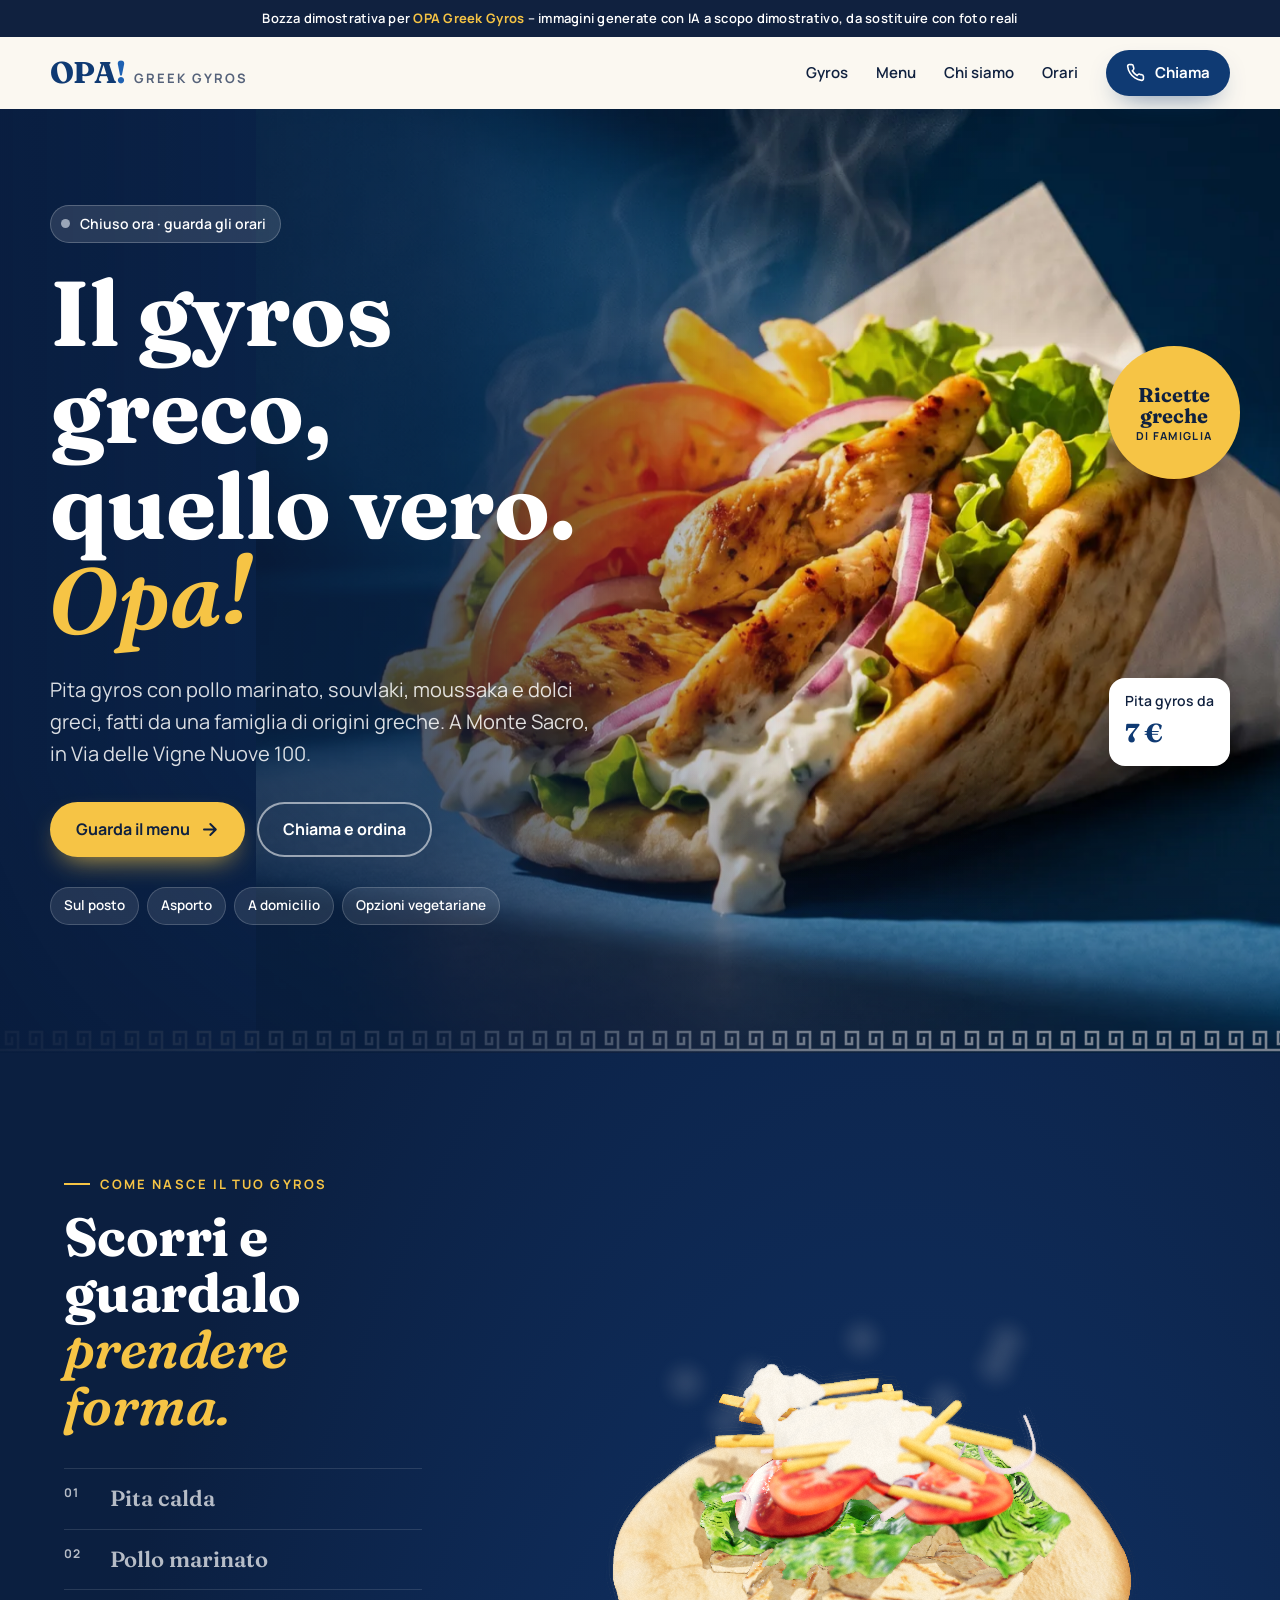
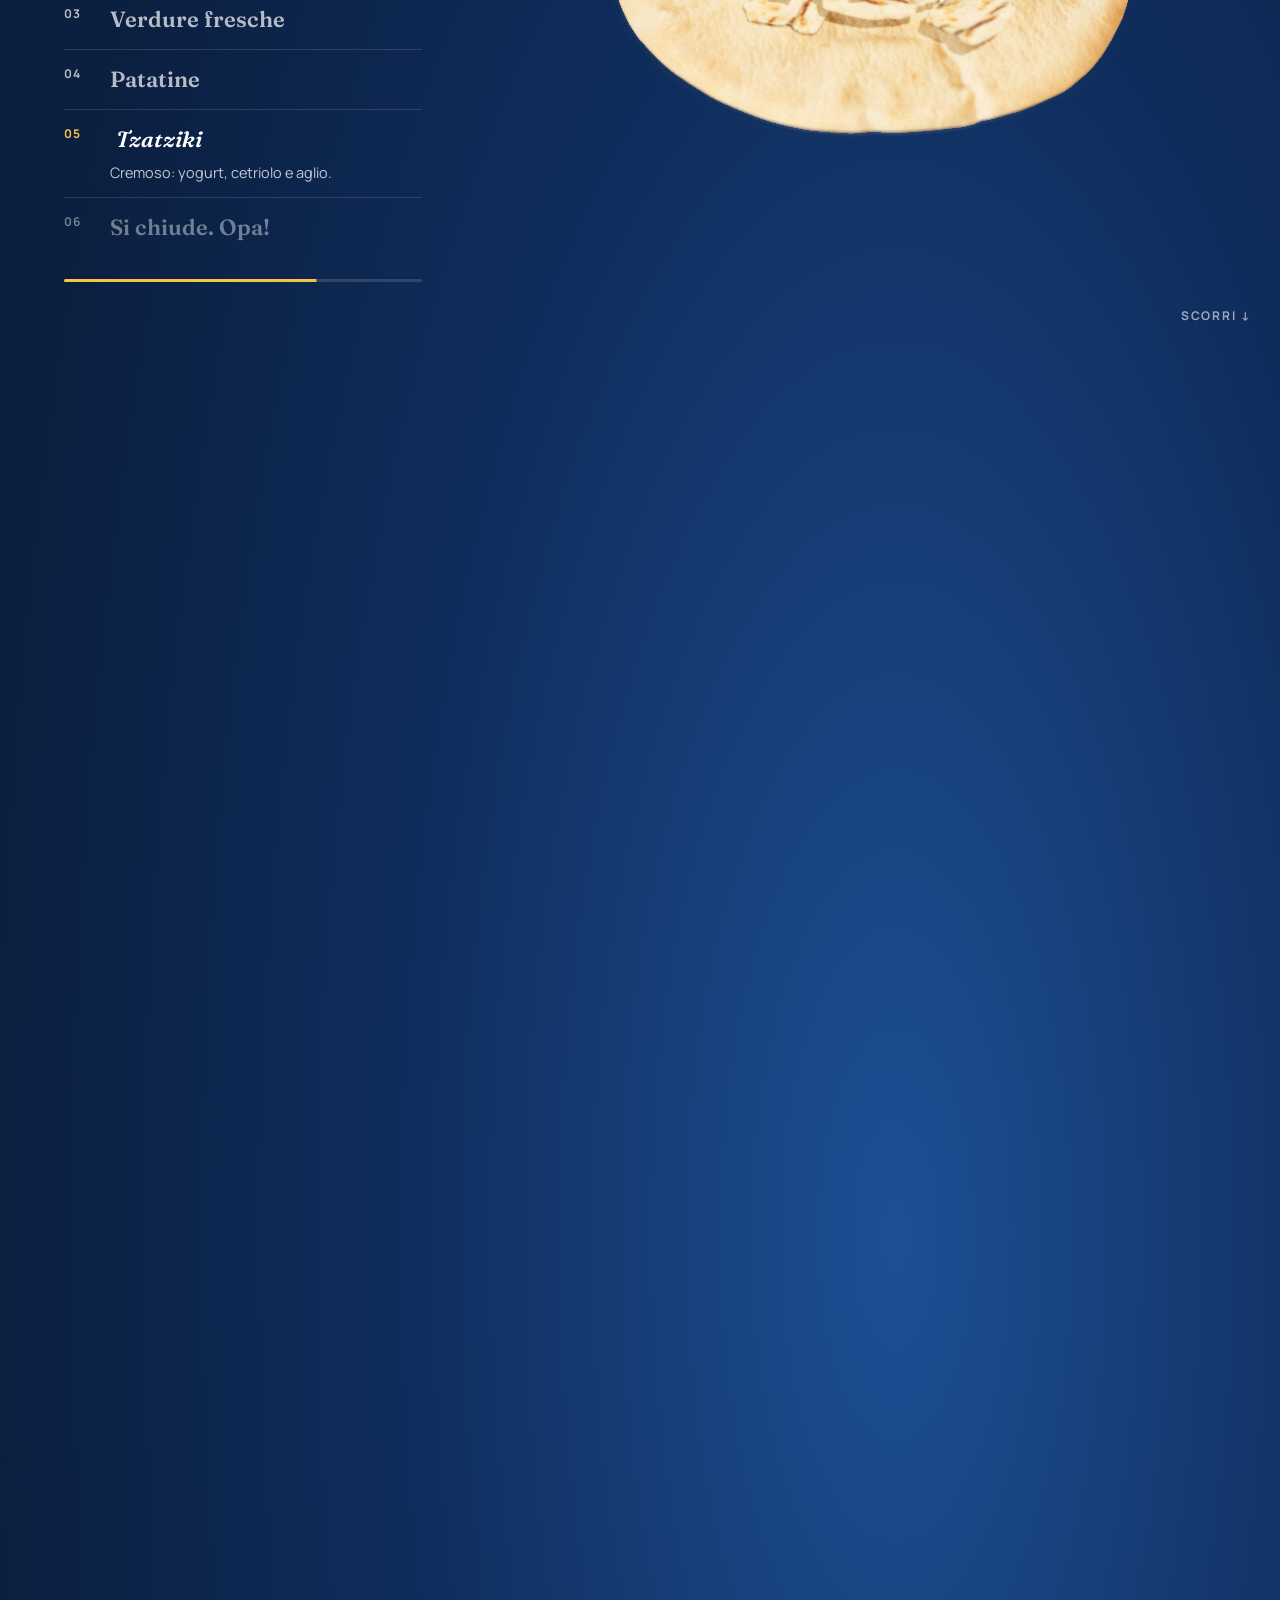
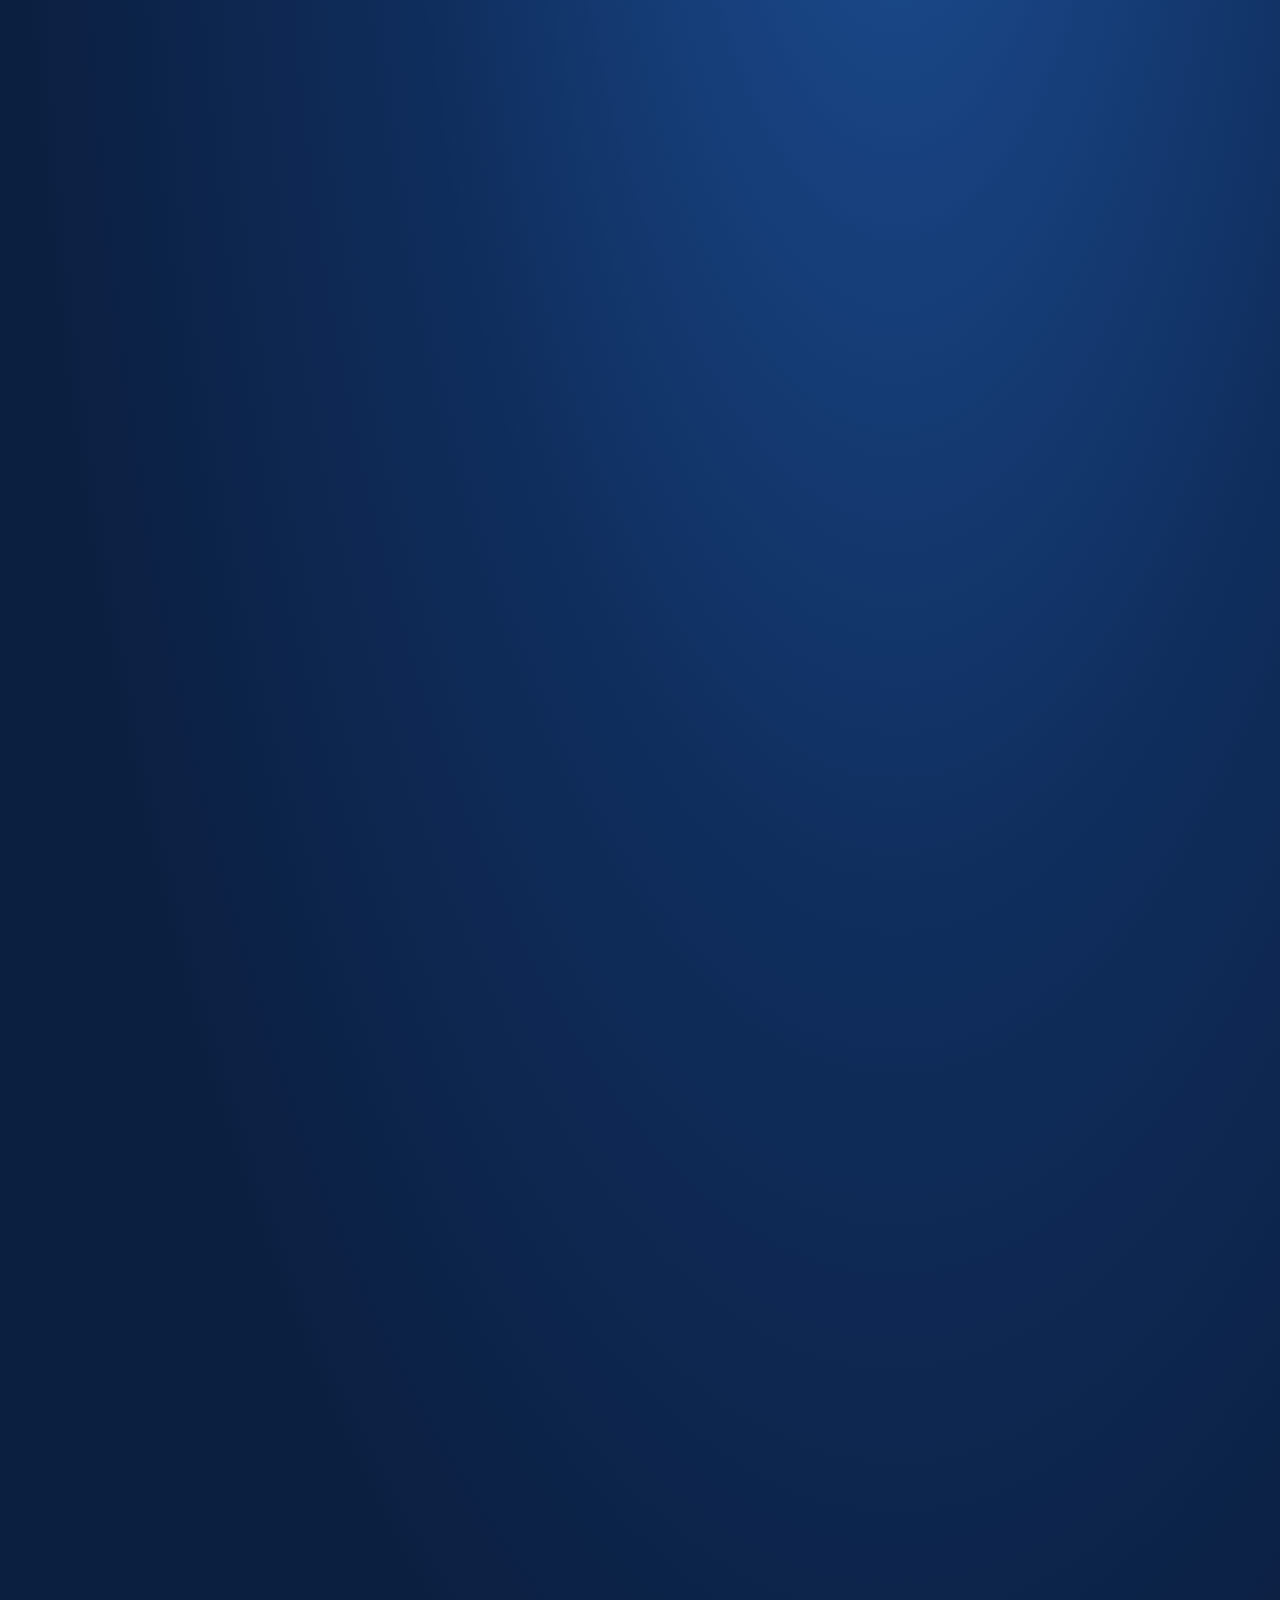
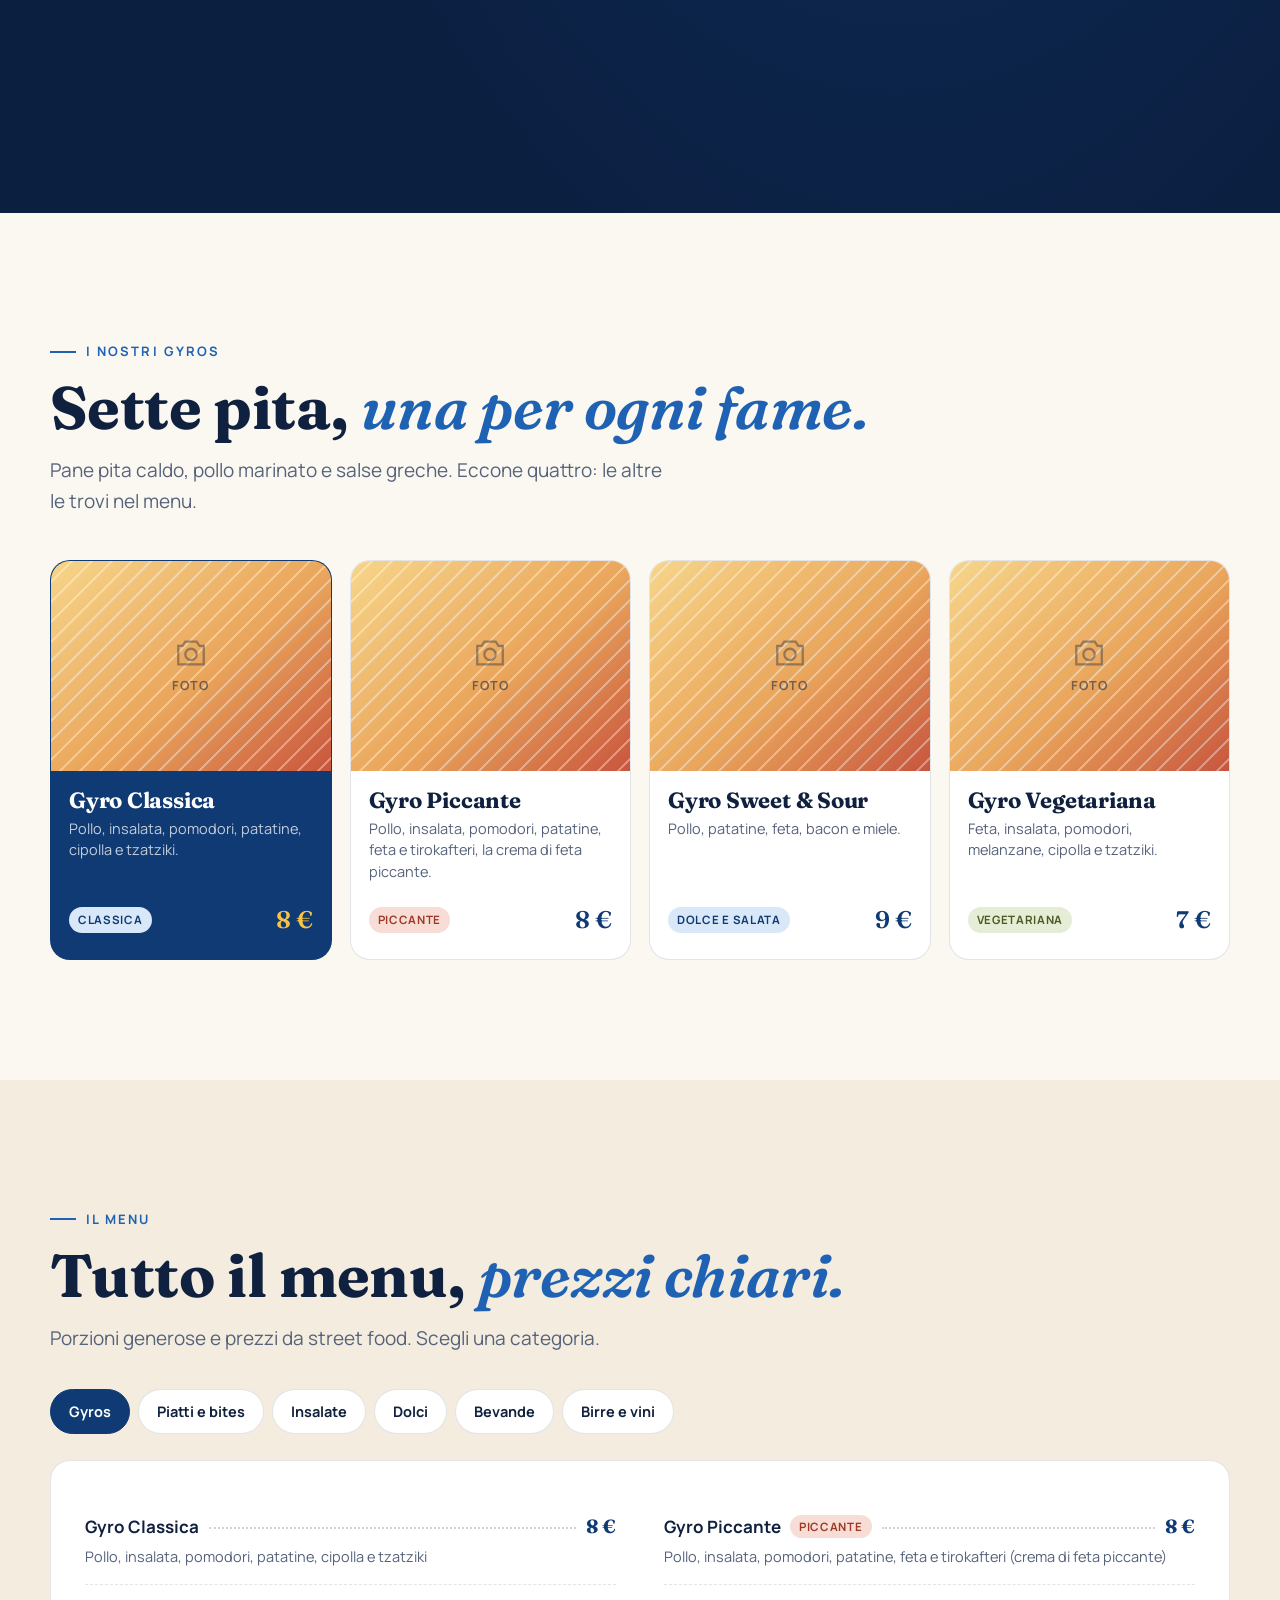
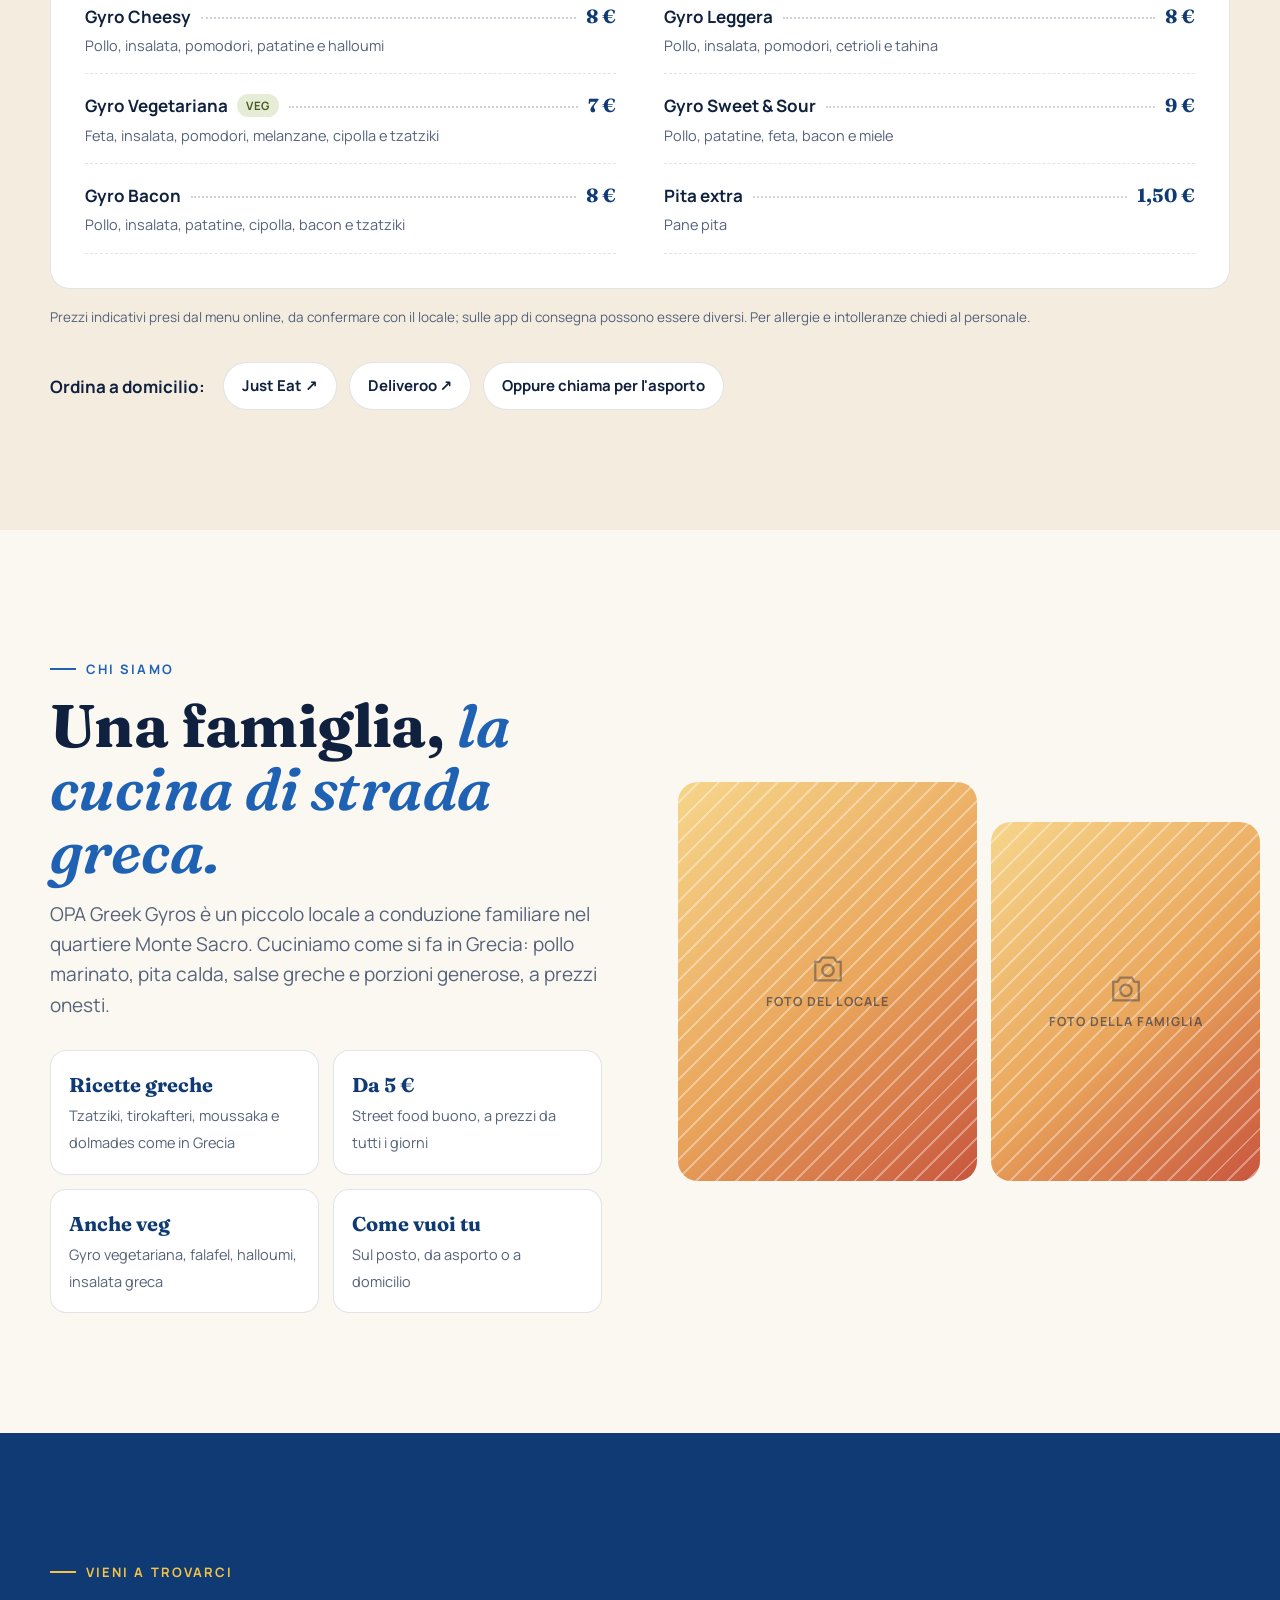
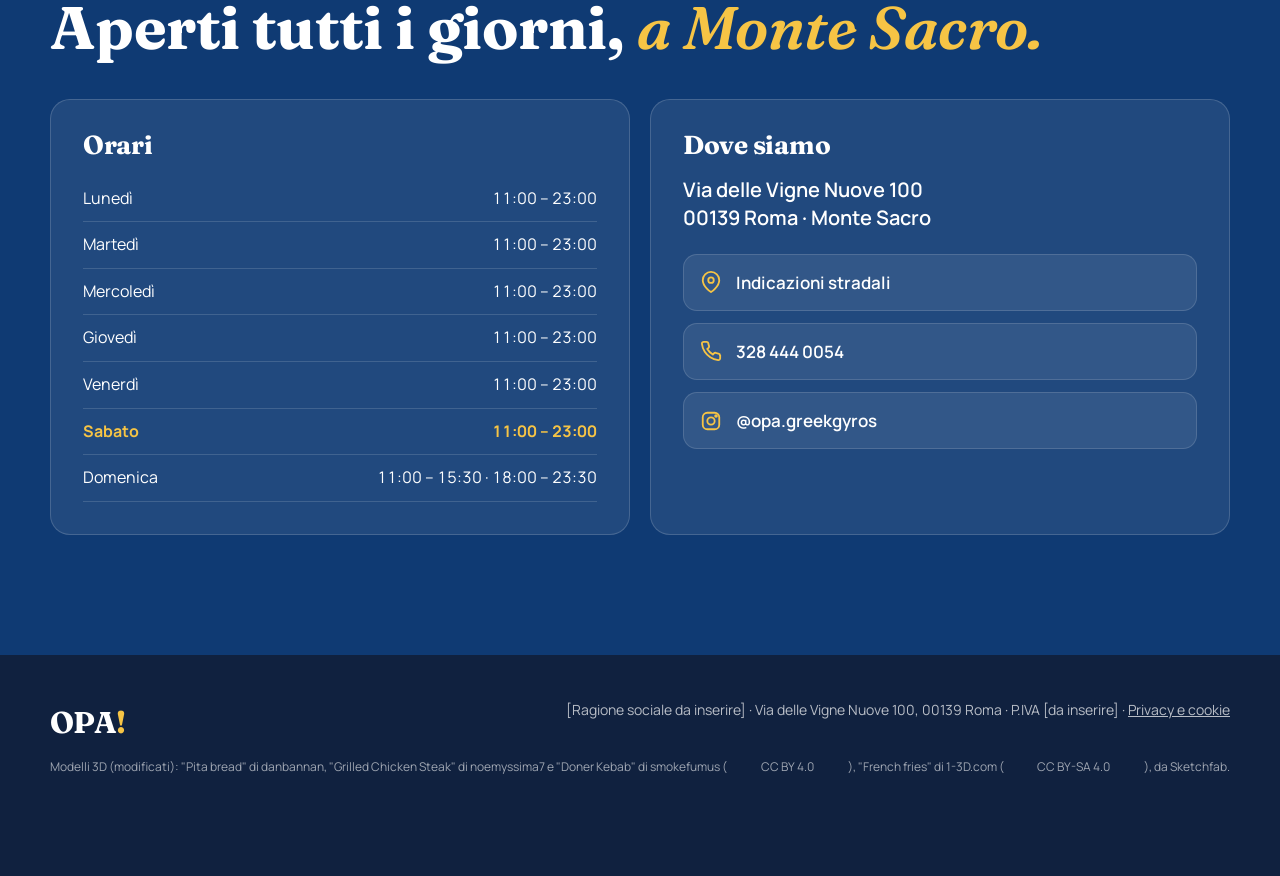
<file: bozze/opa-greek-gyros/index.html>
<!DOCTYPE html>
<html lang="it">
<head>
<meta charset="UTF-8">
<meta name="viewport" content="width=device-width, initial-scale=1, viewport-fit=cover">
<!-- BOZZA DIMOSTRATIVA: non pubblicare senza il consenso del ristorante -->
<meta name="robots" content="noindex, nofollow">
<meta name="referrer" content="strict-origin-when-cross-origin">
<title>OPA Greek Gyros – Gyros e cucina greca a Roma, Monte Sacro</title>
<meta name="description" content="Pita gyros, souvlaki, moussaka e dolci greci in Via delle Vigne Nuove 100, Roma. Locale a conduzione familiare: sul posto, asporto e a domicilio.">
<meta name="theme-color" content="#0f3a73">
<link rel="icon" href="data:image/svg+xml,%3Csvg xmlns='http://www.w3.org/2000/svg' viewBox='0 0 64 64'%3E%3Crect width='64' height='64' rx='14' fill='%230f3a73'/%3E%3Ctext x='32' y='43' text-anchor='middle' font-family='Georgia,serif' font-weight='700' font-size='26' fill='%23f6c445'%3EOPA%3C/text%3E%3C/svg%3E">
<style>
@font-face{font-family:'Fraunces';font-style:normal;font-weight:600;font-display:swap;src:url(fonts/fraunces-latin-600-normal.woff2) format('woff2')}
@font-face{font-family:'Fraunces';font-style:normal;font-weight:700;font-display:swap;src:url(fonts/fraunces-latin-700-normal.woff2) format('woff2')}
@font-face{font-family:'Fraunces';font-style:italic;font-weight:600;font-display:swap;src:url(fonts/fraunces-latin-600-italic.woff2) format('woff2')}
@font-face{font-family:'Manrope';font-style:normal;font-weight:400;font-display:swap;src:url(fonts/manrope-latin-400-normal.woff2) format('woff2')}
@font-face{font-family:'Manrope';font-style:normal;font-weight:500;font-display:swap;src:url(fonts/manrope-latin-500-normal.woff2) format('woff2')}
@font-face{font-family:'Manrope';font-style:normal;font-weight:600;font-display:swap;src:url(fonts/manrope-latin-600-normal.woff2) format('woff2')}
@font-face{font-family:'Manrope';font-style:normal;font-weight:700;font-display:swap;src:url(fonts/manrope-latin-700-normal.woff2) format('woff2')}

:root{
  --blue:#0f3a73; --blue-2:#1b56a6; --sky:#d9e8f8; --sea:#1f62b3;
  --white:#fbf8f1; --paper:#ffffff; --sand:#f3ecdf;
  --lemon:#f6c445; --olive:#5f7432; --terra:#c8553d;
  --ink:#10213f; --muted:#55627a; --line:rgba(16,33,63,.12);
  --display:'Fraunces',Georgia,serif; --body:'Manrope',system-ui,-apple-system,'Segoe UI',sans-serif;
  --e:cubic-bezier(.22,1,.36,1); --r:20px; --max:1180px; --pad:clamp(18px,4vw,40px);
}
*,*::before,*::after{box-sizing:border-box}
html{-webkit-text-size-adjust:100%;scroll-behavior:smooth;overflow-x:clip}
body{margin:0;font-family:var(--body);color:var(--ink);background:var(--white);font-size:17px;line-height:1.6;-webkit-font-smoothing:antialiased;overflow-x:clip}
a{color:inherit;text-decoration:none}
button{font:inherit;cursor:pointer;border:0;background:none;color:inherit}
h1,h2,h3{font-family:var(--display);font-weight:700;line-height:1.05;margin:0;letter-spacing:-.01em}
p{margin:0}
:focus-visible{outline:3px solid var(--lemon);outline-offset:3px;border-radius:6px}
.wrap{max-width:calc(var(--max) + var(--pad)*2);margin:0 auto;padding:0 var(--pad)}
.section{padding:clamp(72px,10vw,120px) 0}
.kicker{display:inline-flex;align-items:center;gap:10px;font-size:13px;font-weight:700;letter-spacing:.16em;text-transform:uppercase;color:var(--sea)}
.kicker::before{content:"";width:26px;height:2px;background:currentColor}
.title{font-size:clamp(36px,5.4vw,60px);margin-top:14px}
.title em{font-style:italic;font-weight:600;color:var(--sea)}
.lead{margin-top:16px;color:var(--muted);font-size:clamp(16px,1.6vw,19px);max-width:620px}

/* striscia bozza */
.skip{position:absolute;left:12px;top:-60px;z-index:100;background:var(--lemon);color:var(--ink);padding:10px 16px;border-radius:10px;font-weight:700}.skip:focus{top:12px}
.sr{position:absolute;width:1px;height:1px;overflow:hidden;clip:rect(0 0 0 0);white-space:nowrap}
.draft{background:var(--ink);color:#fff;font-size:13px;text-align:center;padding:8px 16px;font-weight:600;letter-spacing:.02em}
.draft b{color:var(--lemon)}

/* bottoni */
.btn{display:inline-flex;align-items:center;justify-content:center;gap:10px;padding:15px 26px;border-radius:999px;font-weight:700;font-size:16px;position:relative;overflow:hidden;isolation:isolate;transition:transform .4s var(--e),box-shadow .4s var(--e)}
.btn::before{content:"";position:absolute;inset:0;z-index:-1;border-radius:inherit;transform:scale(0);transition:transform .5s var(--e)}
.btn:hover{transform:translateY(-3px)}
.btn:hover::before{transform:scale(1.05)}
.btn svg{width:19px;height:19px;flex:none}
.btn-lemon{background:var(--lemon);color:var(--ink);box-shadow:0 12px 28px -12px rgba(246,196,69,.9)}
.btn-lemon::before{background:#ffd76b}
.btn-ghost{color:#fff;box-shadow:inset 0 0 0 2px rgba(255,255,255,.55)}
.btn-ghost::before{background:rgba(255,255,255,.14)}
.btn-blue{background:var(--blue);color:#fff;box-shadow:0 12px 28px -14px rgba(15,58,115,.8)}
.btn-blue::before{background:var(--blue-2)}

/* header */
.hdr{position:sticky;top:0;z-index:50;transition:background .4s,box-shadow .4s}
.hdr .wrap{display:flex;align-items:center;justify-content:space-between;height:72px;gap:16px}
.hdr.solid{background:rgba(251,248,241,.92);backdrop-filter:blur(12px);-webkit-backdrop-filter:blur(12px);box-shadow:0 1px 0 var(--line)}
.logo{display:flex;align-items:baseline;gap:8px;font-family:var(--display);font-weight:700}
.logo b{font-size:30px;color:var(--blue);letter-spacing:-.02em}
.logo b i{font-style:normal;color:var(--sea)}
.logo span{font-size:13px;font-family:var(--body);font-weight:700;letter-spacing:.16em;text-transform:uppercase;color:var(--muted)}
.nav{display:flex;align-items:center;gap:28px;font-weight:600;font-size:15px}
.nav a.l{position:relative}
.nav a.l::after{content:"";position:absolute;left:0;right:0;bottom:-6px;height:2px;background:var(--sea);transform:scaleX(0);transform-origin:right;transition:transform .45s var(--e)}
.nav a.l:hover::after,.nav a.l.on::after{transform:scaleX(1);transform-origin:left}
.nav .btn{padding:11px 20px;font-size:15px}
@media(max-width:820px){.nav a.l{display:none}.logo span{display:none}}

/* hero */
.hero{position:relative;background:var(--blue);color:#fff;overflow:hidden}
.hero::before{content:"";position:absolute;inset:0;background:radial-gradient(60% 70% at 85% 20%,rgba(44,116,201,.75),transparent 70%),radial-gradient(50% 60% at 0% 100%,rgba(246,196,69,.18),transparent 70%)}
.hero .wrap{position:relative;display:grid;grid-template-columns:1.1fr .9fr;gap:48px;align-items:center;padding-top:clamp(56px,8vw,96px);padding-bottom:clamp(90px,10vw,130px)}
.badge{display:inline-flex;align-items:center;gap:10px;background:rgba(255,255,255,.12);border:1px solid rgba(255,255,255,.22);padding:7px 14px 7px 10px;border-radius:999px;font-size:14px;font-weight:600}
.badge .dot{width:9px;height:9px;border-radius:50%;background:#9aa6b8}
.badge.open .dot{background:#5fd38d;box-shadow:0 0 0 0 rgba(95,211,141,.7);animation:pulse 2s infinite}
@keyframes pulse{70%{box-shadow:0 0 0 9px rgba(95,211,141,0)}100%{box-shadow:0 0 0 0 rgba(95,211,141,0)}}
.hero h1{font-size:clamp(46px,7.4vw,92px);margin-top:22px}
.hero h1 .opa{display:inline-block;color:var(--lemon);font-style:italic;font-weight:600;transform:rotate(-4deg);transform-origin:left bottom}
.hero p.sub{margin-top:22px;font-size:clamp(17px,1.8vw,20px);color:rgba(255,255,255,.85);max-width:540px}
.ctas{display:flex;flex-wrap:wrap;gap:12px;margin-top:32px}
.feats{display:flex;flex-wrap:wrap;gap:8px;margin-top:30px}
.feats span{font-size:13.5px;font-weight:600;padding:7px 13px;border-radius:999px;background:rgba(255,255,255,.1);border:1px solid rgba(255,255,255,.18)}
.hero-art{position:relative;aspect-ratio:1;max-width:520px;justify-self:end;width:100%}
.plate{position:absolute;inset:6%;border-radius:50%;background:var(--white);box-shadow:0 40px 80px -30px rgba(0,0,0,.55),inset 0 0 0 14px #f1e9d8;display:grid;place-items:center;overflow:hidden}
.plate .ph{width:78%;height:78%;border-radius:50%}
.stamp{position:absolute;right:0;top:4%;width:30%;aspect-ratio:1;border-radius:50%;background:var(--lemon);color:var(--ink);display:grid;place-items:center;text-align:center;font-family:var(--display);font-weight:700;line-height:1.05;font-size:clamp(14px,1.7vw,20px);box-shadow:0 18px 40px -18px rgba(0,0,0,.6);animation:wobble 6s ease-in-out infinite}
.stamp small{display:block;font-family:var(--body);font-size:.55em;letter-spacing:.12em;text-transform:uppercase;margin-top:4px}
@keyframes wobble{0%,100%{transform:rotate(-8deg)}50%{transform:rotate(6deg) translateY(-6px)}}
.price-tag{position:absolute;left:0;bottom:10%;background:#fff;color:var(--ink);border-radius:16px;padding:12px 16px;box-shadow:0 18px 40px -18px rgba(0,0,0,.6);font-weight:600;font-size:14px;animation:float 5s ease-in-out infinite}
.price-tag strong{display:block;font-family:var(--display);font-size:26px;color:var(--blue)}
@keyframes float{50%{transform:translateY(-8px)}}
.meander{position:absolute;left:0;right:0;bottom:0;height:26px;color:var(--white)}
.meander svg{display:block;width:100%;height:100%}
@media(max-width:900px){
  .hero .wrap{grid-template-columns:1fr;gap:28px}
  .hero-art{justify-self:center;max-width:360px}
}

/* scena 3D nell'apertura */
.hero-art .stamp,.hero-art .price-tag{z-index:2}

/* sezione "come nasce il tuo gyros" */
.build{position:relative;height:440vh;background:radial-gradient(70% 60% at 70% 45%,#1d4f95 0%,#0f2d5c 55%,#0b1f40 100%);color:#fff}
.build-stick{position:sticky;top:0;height:100vh;height:100svh;display:grid;grid-template-columns:minmax(300px,36%) 1fr;overflow:hidden}
.build-side{position:relative;z-index:2;padding:110px 3vw 60px max(var(--pad),5vw);display:flex;flex-direction:column;justify-content:center}
.build .kicker{color:var(--lemon)}
.build .title{font-size:clamp(34px,4.2vw,58px)}
.build .title em{color:var(--lemon)}
.steps{list-style:none;margin:34px 0 0;padding:0;counter-reset:s}
.steps li{position:relative;padding:12px 0 12px 46px;border-top:1px solid rgba(255,255,255,.12);color:rgba(255,255,255,.42);transition:color .6s var(--e)}
.steps li::before{counter-increment:s;content:"0" counter(s);position:absolute;left:0;top:14px;font-size:12px;font-weight:700;letter-spacing:.12em}
.steps li b{display:block;font-family:var(--display);font-size:22px;font-weight:600;transition:transform .7s var(--e)}
.steps li span{display:block;max-height:0;overflow:hidden;font-size:14.5px;color:rgba(255,255,255,.75);transition:max-height .7s var(--e),margin .7s var(--e)}
.steps li.on{color:#fff}
.steps li.on b{transform:translateX(6px);font-style:italic}
.steps li.on::before{color:var(--lemon)}
.steps li.on span{max-height:60px;margin-top:4px}
.steps li.done{color:rgba(255,255,255,.7)}
.bbar{height:3px;background:rgba(255,255,255,.14);border-radius:3px;margin-top:22px;overflow:hidden}
.bbar i{display:block;height:100%;background:var(--lemon);transform-origin:left;transform:scaleX(0)}
.build-stage{position:relative}
.build-stage canvas{position:absolute;left:0;top:72px;width:100%;height:calc(100% - 72px);display:block}
.build-cap{position:absolute;left:28px;bottom:26px;z-index:2;font-size:12px;font-weight:700;letter-spacing:.16em;text-transform:uppercase;color:rgba(255,255,255,.7)}
.build-cap b{display:block;font-family:var(--display);font-size:30px;letter-spacing:0;text-transform:none;color:#fff}
.opa-pop{position:absolute;left:50%;top:12%;z-index:2;font-family:var(--display);font-style:italic;font-weight:600;font-size:clamp(56px,9vw,120px);color:var(--lemon);text-shadow:0 10px 40px rgba(0,0,0,.35);transform:translateX(-50%) scale(.3) rotate(-14deg);opacity:0;transition:transform .7s cubic-bezier(.34,1.56,.64,1),opacity .4s;pointer-events:none}
.opa-pop.on{opacity:1;transform:translateX(-50%) scale(1) rotate(-6deg)}
.build-hint{position:absolute;right:28px;bottom:28px;z-index:2;font-size:12px;font-weight:700;letter-spacing:.16em;text-transform:uppercase;color:rgba(255,255,255,.6);animation:hint 2s ease-in-out infinite}
@keyframes hint{50%{transform:translateY(6px)}}
@media(max-width:820px){
  .build-stick{grid-template-columns:1fr;grid-template-rows:56% 44%}
  .build-stage{grid-row:1}
  .build-side{grid-row:2;padding:16px var(--pad) 18px;justify-content:flex-start}
  .build .kicker,.build .title{display:none}
  .steps{margin-top:0;display:flex;gap:4px}
  .steps li{flex:1;padding:10px 0 0;border-top:3px solid rgba(255,255,255,.14)}
  .steps li::before{position:static;display:block}
  .steps li b,.steps li span{display:none}
  .steps li.on{border-top-color:var(--lemon)}
  .steps li.done{border-top-color:rgba(246,196,69,.45)}
  .step-now{display:block!important}
  .build-cap{left:var(--pad);bottom:auto;top:84px}.build-cap b{font-size:22px}
  .opa-pop{top:20%;left:auto;right:5%;font-size:58px;transform:scale(.3) rotate(-14deg)}
  .opa-pop.on{transform:scale(1) rotate(-8deg)}
  .build-hint{display:none}
}
.step-now{display:none;margin-top:12px}
.step-now b{display:block;font-family:var(--display);font-size:24px;font-weight:600;font-style:italic}
.step-now span{display:block;font-size:14.5px;color:rgba(255,255,255,.78);margin-top:2px}

/* apertura con foto */
.hero{min-height:calc(100svh - 108px)}
.hero::before{z-index:1;background:linear-gradient(90deg,rgba(9,28,60,.92) 0%,rgba(9,28,60,.72) 34%,rgba(9,28,60,.1) 62%,transparent 80%),linear-gradient(0deg,rgba(9,28,60,.55),transparent 30%)}
.hero .wrap{z-index:2}
.hero-bg{position:absolute;inset:0;overflow:hidden}
.hero-bg img{position:absolute;inset:0;width:100%;height:100%;object-fit:cover;object-position:68% 50%;transform:scale(1.08);animation:kb 16s var(--e) forwards}
@keyframes kb{to{transform:scale(1)}}
.hero-art{aspect-ratio:auto;min-height:420px}
.hero-art .stamp{top:-2%;right:-2%;width:26%}
.hero-art .price-tag{left:auto;right:0;bottom:2%}
@media(min-width:901px){.hero-bg img{left:20%;width:100%}.hero-steam{left:60%}}
.hero-steam{position:absolute;left:44%;top:6%;width:22%;height:46%;pointer-events:none;mix-blend-mode:screen}
.hero-steam i,.ph-steam i{position:absolute;bottom:0;width:46%;aspect-ratio:1;border-radius:50%;background:radial-gradient(circle,rgba(255,255,255,.55),rgba(255,255,255,0) 68%);filter:blur(10px);opacity:0;animation:steam 5.5s linear infinite}
.hero-steam i:nth-child(1){left:10%;animation-delay:0s}.hero-steam i:nth-child(2){left:36%;animation-delay:1.8s}.hero-steam i:nth-child(3){left:58%;animation-delay:3.6s}
@keyframes steam{0%{transform:translateY(0) scale(.6);opacity:0}20%{opacity:.7}100%{transform:translateY(-160%) scale(1.5) translateX(12%);opacity:0}}
@media(max-width:900px){
  .hero{min-height:calc(100svh - 112px);display:flex;align-items:flex-end}
  .hero::before{background:linear-gradient(0deg,rgba(9,28,60,1) 0%,rgba(9,28,60,.94) 46%,rgba(9,28,60,.35) 62%,transparent 78%)}
  .hero-bg{bottom:auto;height:64%}
  .hero-bg img{object-position:52% 50%}
  .hero .wrap{padding-top:40vh}
  .hero-art{display:none}
  .hero-steam{left:36%;top:2%;width:34%;height:34%}
}

/* scena fotografica */
.ph-stage{position:absolute;left:0;top:72px;width:100%;height:calc(100% - 72px);overflow:hidden}
.ph-scene{position:absolute;inset:0;display:grid;place-items:center;perspective:1300px;perspective-origin:50% 30%}
.ph-scene::before{content:"";position:absolute;width:min(78vmin,720px);aspect-ratio:1;border-radius:50%;background:radial-gradient(circle,rgba(246,196,69,.16),rgba(246,196,69,0) 62%);top:50%;left:50%;transform:translate(-50%,-48%)}
.ph-table{position:relative;width:min(62vmin,600px);aspect-ratio:1;transform-style:preserve-3d;will-change:transform}
.ph-pita{position:absolute;inset:0;transform-style:preserve-3d;will-change:transform}
.ph-pita>.ph-ptop{position:absolute;inset:0;width:100%;height:100%;transform:translateZ(0);filter:drop-shadow(14px 26px 26px rgba(4,12,30,.55))}
.ph-pedge{position:absolute;inset:0;width:100%;height:100%;transform:translateZ(calc(var(--k) * var(--pt,2px) * -1));filter:brightness(calc(.75 - var(--k) * .05)) saturate(1.15)}
.ph-glow{position:absolute;inset:4%;border-radius:50%;background:radial-gradient(circle,rgba(255,150,60,.55),rgba(255,120,40,0) 70%);mix-blend-mode:overlay;opacity:0;pointer-events:none}
.ph-item{position:absolute;opacity:0;transform-style:preserve-3d;will-change:transform;pointer-events:none;user-select:none}
.ph-item img{display:block;width:100%;height:auto;transform:translateZ(calc(var(--k) * var(--t,2px)))}
.ph-item .ph-edge{position:absolute;left:0;top:0;filter:brightness(calc(.5 + var(--k) * .08)) saturate(1.2)}
.ph-item .ph-top{position:relative;will-change:filter}
.ph-steam{position:absolute;left:50%;top:22%;width:min(40vmin,360px);height:min(40vmin,360px);transform:translateX(-50%);pointer-events:none;opacity:0}
.ph-steam i:nth-child(1){left:6%;animation-delay:0s}.ph-steam i:nth-child(2){left:30%;animation-delay:1.1s}.ph-steam i:nth-child(3){left:52%;animation-delay:2.2s}.ph-steam i:nth-child(4){left:20%;animation-delay:3.3s}.ph-steam i:nth-child(5){left:44%;animation-delay:4.4s}
.ph-final{position:absolute;inset:0;opacity:0;overflow:hidden}
.ph-final img{position:absolute;inset:0;width:100%;height:100%;object-fit:cover;object-position:58% 50%;will-change:transform,filter}
.ph-final::after{content:"";position:absolute;inset:0;background:linear-gradient(0deg,rgba(9,28,60,.55),transparent 35%)}
.build-cap{transition:opacity .6s}
@media(max-width:820px){
  .ph-stage{top:64px;height:calc(100% - 64px)}
  .ph-scene{place-items:end center;padding-bottom:4%}
  .ph-table{width:min(66vw,380px)}
  .ph-final img{object-position:60% 40%}
}

/* fasi con video reali */
.vl{position:absolute;inset:0;opacity:0;transition:opacity .9s ease;overflow:hidden}
.vl.on{opacity:1}
.vl video,.vl img{position:absolute;inset:0;width:100%;height:100%;object-fit:cover;will-change:transform}
.vl::after{content:"";position:absolute;inset:0;background:radial-gradient(120% 90% at 50% 45%,transparent 55%,rgba(5,14,30,.55) 100%),linear-gradient(0deg,rgba(9,28,60,.55),transparent 32%);pointer-events:none}
@media(min-width:821px){.vl::before{content:"";position:absolute;inset:0;z-index:1;background:linear-gradient(90deg,rgba(11,31,64,.55),transparent 22%);pointer-events:none}}
.credits{opacity:.6;font-size:12.5px}

#scene>canvas{position:absolute;inset:0;width:100%;height:100%;display:block}
/* segnaposto foto */
.ph{position:relative;display:grid;place-items:center;text-align:center;color:rgba(16,33,63,.55);font-size:12.5px;font-weight:700;letter-spacing:.08em;text-transform:uppercase;
  background:repeating-linear-gradient(135deg,rgba(255,255,255,.35) 0 2px,transparent 2px 14px),linear-gradient(140deg,#f6d58a,#e9a55b 55%,#c8553d)}
.ph svg{width:34px;height:34px;opacity:.7;margin:0 auto 6px;display:block}
.ph img{position:absolute;inset:0;width:100%;height:100%;object-fit:cover}

/* reveal */
.rv{opacity:0;transform:translateY(32px);transition:opacity .9s var(--e),transform .9s var(--e);transition-delay:var(--d,0s)}
.rv.in{opacity:1;transform:none}

/* gyros in evidenza */
.gyros-grid{display:grid;grid-template-columns:repeat(4,1fr);gap:18px;margin-top:44px}
.g-card{background:var(--paper);border:1px solid var(--line);border-radius:var(--r);overflow:hidden;display:flex;flex-direction:column;transition:transform .5s var(--e),box-shadow .5s var(--e)}
.g-card:hover{transform:translateY(-8px) rotate(-.4deg);box-shadow:0 26px 50px -26px rgba(16,33,63,.45)}
.g-card .ph{aspect-ratio:4/3}
.g-card .body{padding:18px 18px 20px;display:flex;flex-direction:column;gap:6px;flex:1}
.g-card h3{font-size:22px}
.g-card p{color:var(--muted);font-size:14.5px;line-height:1.5}
.g-card .row{margin-top:auto;padding-top:12px;display:flex;justify-content:space-between;align-items:center}
.g-card .price{font-family:var(--display);font-size:24px;color:var(--blue)}
.tag{font-size:11.5px;font-weight:700;letter-spacing:.06em;text-transform:uppercase;padding:4px 9px;border-radius:999px;background:var(--sky);color:var(--blue)}
.tag.v{background:#e5edd6;color:#4a5b22}
.tag.hot{background:#f8ddd6;color:#9c3a25}
.g-card.star{background:var(--blue);color:#fff;border-color:transparent}
.g-card.star p{color:rgba(255,255,255,.75)}
.g-card.star .price{color:var(--lemon)}
@media(max-width:1000px){.gyros-grid{grid-template-columns:repeat(2,1fr)}}
@media(max-width:620px){
  .gyros-grid{display:flex;overflow-x:auto;scroll-snap-type:x mandatory;gap:14px;margin:36px calc(var(--pad)*-1) 0;padding:0 var(--pad) 12px;scrollbar-width:none}
  .gyros-grid::-webkit-scrollbar{display:none}
  .g-card{flex:0 0 78%;scroll-snap-align:start}
}

/* menu */
.menu-sec{background:var(--sand)}
.tabs{display:flex;gap:8px;flex-wrap:wrap;margin-top:36px}
.tabs button{padding:10px 18px;border-radius:999px;font-weight:700;font-size:14.5px;background:var(--paper);border:1px solid var(--line);transition:background .3s,color .3s,transform .3s var(--e)}
.tabs button:hover{transform:translateY(-2px)}
.tabs button[aria-selected="true"]{background:var(--blue);color:#fff;border-color:var(--blue)}
@media(max-width:620px){.tabs{flex-wrap:nowrap;overflow-x:auto;margin:30px calc(var(--pad)*-1) 0;padding:0 var(--pad) 6px;scrollbar-width:none}.tabs::-webkit-scrollbar{display:none}.tabs button{flex:none}}
.panel{display:none;margin-top:26px;background:var(--paper);border-radius:var(--r);padding:clamp(18px,3vw,34px);border:1px solid var(--line)}
.panel.on{display:block;animation:pin .6s var(--e)}
@keyframes pin{from{opacity:0;transform:translateY(14px)}}
.items{list-style:none;margin:0;padding:0;display:grid;grid-template-columns:1fr 1fr;column-gap:48px}
@media(max-width:760px){.items{grid-template-columns:1fr}}
.items li{padding:16px 0;border-bottom:1px dashed var(--line)}
.items .top{display:flex;align-items:baseline;gap:10px}
.items .name{font-weight:700;font-size:17px}
.items .dots{flex:1;border-bottom:2px dotted rgba(16,33,63,.2);transform:translateY(-4px);min-width:20px}
.items .pr{font-family:var(--display);font-weight:700;font-size:19px;color:var(--blue);white-space:nowrap}
.items .desc{color:var(--muted);font-size:14.5px;margin-top:3px}
.items .tag{margin-left:6px;vertical-align:2px}
.menu-note{margin-top:18px;font-size:13.5px;color:var(--muted)}
.order{margin-top:34px;display:flex;flex-wrap:wrap;align-items:center;gap:12px}
.order span{font-weight:700;margin-right:6px}
.chip-link{display:inline-flex;align-items:center;gap:8px;padding:11px 18px;border-radius:999px;background:var(--paper);border:1px solid var(--line);font-weight:700;font-size:15px;transition:transform .3s var(--e),border-color .3s}
.chip-link:hover{transform:translateY(-2px);border-color:var(--sea)}

/* chi siamo */
.about{display:grid;grid-template-columns:1fr 1fr;gap:clamp(32px,6vw,80px);align-items:center}
.about-art{display:grid;grid-template-columns:1fr 1fr;gap:14px}
.about-art .ph{border-radius:var(--r);aspect-ratio:3/4}
.about-art .ph:nth-child(2){margin-top:40px}
.points{display:grid;grid-template-columns:1fr 1fr;gap:14px;margin-top:30px}
.point{background:var(--paper);border:1px solid var(--line);border-radius:16px;padding:18px}
.point b{display:block;font-family:var(--display);font-size:20px;color:var(--blue)}
.point span{font-size:14.5px;color:var(--muted)}
@media(max-width:860px){.about{grid-template-columns:1fr}.about-art{order:2}}

/* orari e dove */
.visit{background:var(--blue);color:#fff;position:relative;overflow:hidden}
.visit .kicker{color:var(--lemon)}
.visit .title em{color:var(--lemon)}
.visit .lead{color:rgba(255,255,255,.8)}
.visit-grid{display:grid;grid-template-columns:1fr 1fr;gap:20px;margin-top:40px}
.card-d{background:rgba(255,255,255,.08);border:1px solid rgba(255,255,255,.16);border-radius:var(--r);padding:clamp(20px,3vw,32px)}
.card-d h3{font-size:26px;margin-bottom:16px}
.hours{width:100%;border-collapse:collapse;font-size:16px}
.hours td{padding:10px 0;border-bottom:1px solid rgba(255,255,255,.14)}
.hours td:last-child{text-align:right;font-variant-numeric:tabular-nums}
.hours tr.today td{color:var(--lemon);font-weight:700}
.addr{font-size:20px;font-weight:600;line-height:1.4}
.contact-list{display:grid;gap:12px;margin-top:22px}
.contact-list a{display:flex;align-items:center;gap:14px;padding:14px 16px;border-radius:14px;background:rgba(255,255,255,.08);border:1px solid rgba(255,255,255,.14);font-weight:600;transition:background .3s,transform .3s var(--e)}
.contact-list a:hover{background:rgba(255,255,255,.16);transform:translateX(4px)}
.contact-list svg{width:22px;height:22px;flex:none;color:var(--lemon)}
@media(max-width:820px){.visit-grid{grid-template-columns:1fr}}

/* footer */
footer{background:var(--ink);color:rgba(255,255,255,.7);padding:44px 0 calc(100px + env(safe-area-inset-bottom));font-size:14px}
footer .wrap{display:flex;flex-wrap:wrap;justify-content:space-between;gap:16px}
footer .logo b{color:#fff}
footer .logo b i{color:var(--lemon)}

/* barra azione mobile */
.callbar{position:fixed;left:12px;right:12px;bottom:calc(12px + env(safe-area-inset-bottom));z-index:60;display:none;gap:10px;transform:translateY(140%);transition:transform .5s var(--e)}
.callbar.show{transform:none}
.callbar a{flex:1;justify-content:center}
@media(max-width:820px){.callbar{display:flex}}

@media (prefers-reduced-motion:reduce){*,*::before,*::after{animation:none!important;transition:none!important}.rv{opacity:1;transform:none}}
</style>
</head>
<body>

<a class="skip" href="#top">Salta al contenuto</a>
<aside class="draft" aria-label="Avviso">Bozza dimostrativa per <b>OPA Greek Gyros</b> – immagini generate con IA a scopo dimostrativo, da sostituire con foto reali</aside>

<header class="hdr" id="hdr">
  <div class="wrap">
    <a href="#top" class="logo" aria-label="OPA Greek Gyros, torna su"><b>OPA<i>!</i></b><span>Greek Gyros</span></a>
    <nav class="nav" aria-label="Navigazione">
      <a class="l" href="#gyros">Gyros</a>
      <a class="l" href="#menu">Menu</a>
      <a class="l" href="#noi">Chi siamo</a>
      <a class="l" href="#orari">Orari</a>
      <a class="btn btn-blue" href="tel:+393284440054">
        <svg viewBox="0 0 24 24" fill="none" stroke="currentColor" stroke-width="2"><path d="M22 16.9v3a2 2 0 0 1-2.2 2 19.8 19.8 0 0 1-8.6-3.1 19.5 19.5 0 0 1-6-6A19.8 19.8 0 0 1 2.1 4.2 2 2 0 0 1 4.1 2h3a2 2 0 0 1 2 1.7c.1.9.4 1.8.7 2.7a2 2 0 0 1-.5 2.1L8 9.8a16 16 0 0 0 6 6l1.3-1.3a2 2 0 0 1 2.1-.4c.9.3 1.8.6 2.7.7a2 2 0 0 1 1.7 2z"/></svg>
        Chiama
      </a>
    </nav>
  </div>
</header>

<main id="top">

<!-- HERO -->
<section class="hero">
  <div class="hero-bg" aria-hidden="true">
    <picture><source media="(max-width: 820px)" srcset="img/hero-m.webp" type="image/webp"><source srcset="img/hero.webp" type="image/webp"><img src="img/hero.jpg" alt="" fetchpriority="high"></picture>
    <div class="hero-steam"><i></i><i></i><i></i></div>
  </div>
  <div class="wrap">
    <div>
      <span class="badge" id="openBadge"><span class="dot"></span><span id="openText">Lun–Sab 11:00–23:00</span></span>
      <h1>Il gyros greco,<br>quello vero. <span class="opa">Opa!</span></h1>
      <p class="sub">Pita gyros con pollo marinato, souvlaki, moussaka e dolci greci, fatti da una famiglia di origini greche. A Monte Sacro, in Via delle Vigne Nuove 100.</p>
      <div class="ctas">
        <a class="btn btn-lemon" href="#menu">Guarda il menu
          <svg viewBox="0 0 24 24" fill="none" stroke="currentColor" stroke-width="2.4" stroke-linecap="round" stroke-linejoin="round"><path d="M5 12h14M13 5l7 7-7 7"/></svg></a>
        <a class="btn btn-ghost" href="tel:+393284440054">Chiama e ordina</a>
      </div>
      <div class="feats"><span>Sul posto</span><span>Asporto</span><span>A domicilio</span><span>Opzioni vegetariane</span></div>
    </div>
    <div class="hero-art" aria-hidden="true">
      <div class="stamp"><div>Ricette<br>greche<small>di famiglia</small></div></div>
      <div class="price-tag">Pita gyros da<strong>7 €</strong></div>
    </div>
  </div>
  <div class="meander" aria-hidden="true">
    <svg width="100%" height="26"><defs><pattern id="key" width="24" height="26" patternUnits="userSpaceOnUse"><path d="M0 23H24M18 23V5H6V17H12V11" fill="none" stroke="currentColor" stroke-width="2.6" stroke-linecap="square"/></pattern></defs><rect width="100%" height="26" fill="url(#key)"/></svg>
  </div>
</section>

<!-- COME NASCE IL TUO GYROS (3D guidato dallo scorrimento) -->
<section class="build" id="build" aria-label="Come nasce il tuo gyros">
  <div class="build-stick">
    <div class="build-side">
      <span class="kicker">Come nasce il tuo gyros</span>
      <h2 class="title">Scorri e guardalo <em>prendere forma.</em></h2>
      <ol class="steps" id="steps">
        <li class="on"><b>Pita calda</b><span>Pane pita morbido, scaldato al momento.</span></li>
        <li><b>Pollo marinato</b><span>Grigliato e tagliato a strisce.</span></li>
        <li><b>Verdure fresche</b><span>Pomodori, cipolla e insalata, tagliati freschi.</span></li>
        <li><b>Patatine</b><span>Dorate e croccanti, dentro la pita come in Grecia.</span></li>
        <li><b>Tzatziki</b><span>Cremoso: yogurt, cetriolo e aglio.</span></li>
        <li><b>Si chiude. Opa!</b><span>Arrotolata nella carta, pronta da mordere.</span></li>
      </ol>
      <div class="step-now" id="stepNow"><b>Pita calda</b><span>Pane pita morbido, scaldato al momento.</span></div>
      <div class="bbar"><i id="buildBar"></i></div>
    </div>
    <div class="build-stage">
      <div class="ph-stage" id="scene" role="img" aria-label="Animazione: la pita si scalda, arrivano pollo, insalata, pomodori, cipolla, patatine e tzatziki, poi il gyros si chiude nella carta."></div>
      <div class="opa-pop" id="opaPop" aria-hidden="true">Opa!</div>
      <div class="build-cap">Gyro Classica<b>8 €</b></div>
      <div class="build-hint" aria-hidden="true">Scorri ↓</div>
    </div>
  </div>
</section>

<!-- GYROS IN EVIDENZA -->
<section class="section" id="gyros">
  <div class="wrap">
    <div class="rv">
      <span class="kicker">I nostri gyros</span>
      <h2 class="title">Sette pita, <em>una per ogni fame.</em></h2>
      <p class="lead">Pane pita caldo, pollo marinato e salse greche. Eccone quattro: le altre le trovi nel menu.</p>
    </div>
    <div class="gyros-grid" tabindex="0" role="region" aria-label="I nostri gyros (scorri di lato)">
      <article class="g-card star rv" style="--d:0s">
        <div class="ph"><div><svg viewBox="0 0 24 24" fill="none" stroke="currentColor" stroke-width="1.6"><path d="M3 7h3l2-3h8l2 3h3v13H3z"/><circle cx="12" cy="13" r="4"/></svg>Foto</div></div>
        <div class="body"><h3>Gyro Classica</h3><p>Pollo, insalata, pomodori, patatine, cipolla e tzatziki.</p><div class="row"><span class="tag">Classica</span><span class="price">8 €</span></div></div>
      </article>
      <article class="g-card rv" style="--d:.08s">
        <div class="ph"><div><svg viewBox="0 0 24 24" fill="none" stroke="currentColor" stroke-width="1.6"><path d="M3 7h3l2-3h8l2 3h3v13H3z"/><circle cx="12" cy="13" r="4"/></svg>Foto</div></div>
        <div class="body"><h3>Gyro Piccante</h3><p>Pollo, insalata, pomodori, patatine, feta e tirokafteri, la crema di feta piccante.</p><div class="row"><span class="tag hot">Piccante</span><span class="price">8 €</span></div></div>
      </article>
      <article class="g-card rv" style="--d:.16s">
        <div class="ph"><div><svg viewBox="0 0 24 24" fill="none" stroke="currentColor" stroke-width="1.6"><path d="M3 7h3l2-3h8l2 3h3v13H3z"/><circle cx="12" cy="13" r="4"/></svg>Foto</div></div>
        <div class="body"><h3>Gyro Sweet &amp; Sour</h3><p>Pollo, patatine, feta, bacon e miele.</p><div class="row"><span class="tag">Dolce e salata</span><span class="price">9 €</span></div></div>
      </article>
      <article class="g-card rv" style="--d:.24s">
        <div class="ph"><div><svg viewBox="0 0 24 24" fill="none" stroke="currentColor" stroke-width="1.6"><path d="M3 7h3l2-3h8l2 3h3v13H3z"/><circle cx="12" cy="13" r="4"/></svg>Foto</div></div>
        <div class="body"><h3>Gyro Vegetariana</h3><p>Feta, insalata, pomodori, melanzane, cipolla e tzatziki.</p><div class="row"><span class="tag v">Vegetariana</span><span class="price">7 €</span></div></div>
      </article>
    </div>
  </div>
</section>

<!-- MENU -->
<section class="section menu-sec" id="menu">
  <div class="wrap">
    <div class="rv">
      <span class="kicker">Il menu</span>
      <h2 class="title">Tutto il menu, <em>prezzi chiari.</em></h2>
      <p class="lead">Porzioni generose e prezzi da street food. Scegli una categoria.</p>
    </div>

    <div class="tabs rv" role="tablist" aria-label="Categorie del menu">
      <button role="tab" id="t-gyros" aria-controls="p-gyros" aria-selected="true">Gyros</button>
      <button role="tab" id="t-piatti" aria-controls="p-piatti" aria-selected="false" tabindex="-1">Piatti e bites</button>
      <button role="tab" id="t-insalate" aria-controls="p-insalate" aria-selected="false" tabindex="-1">Insalate</button>
      <button role="tab" id="t-dolci" aria-controls="p-dolci" aria-selected="false" tabindex="-1">Dolci</button>
      <button role="tab" id="t-bevande" aria-controls="p-bevande" aria-selected="false" tabindex="-1">Bevande</button>
      <button role="tab" id="t-birre" aria-controls="p-birre" aria-selected="false" tabindex="-1">Birre e vini</button>
    </div>

    <div class="panel on" id="p-gyros" role="tabpanel" aria-labelledby="t-gyros">
      <ul class="items">
        <li><div class="top"><span class="name">Gyro Classica</span><span class="dots"></span><span class="pr">8 €</span></div><p class="desc">Pollo, insalata, pomodori, patatine, cipolla e tzatziki</p></li>
        <li><div class="top"><span class="name">Gyro Piccante <span class="tag hot">Piccante</span></span><span class="dots"></span><span class="pr">8 €</span></div><p class="desc">Pollo, insalata, pomodori, patatine, feta e tirokafteri (crema di feta piccante)</p></li>
        <li><div class="top"><span class="name">Gyro Cheesy</span><span class="dots"></span><span class="pr">8 €</span></div><p class="desc">Pollo, insalata, pomodori, patatine e halloumi</p></li>
        <li><div class="top"><span class="name">Gyro Leggera</span><span class="dots"></span><span class="pr">8 €</span></div><p class="desc">Pollo, insalata, pomodori, cetrioli e tahina</p></li>
        <li><div class="top"><span class="name">Gyro Vegetariana <span class="tag v">Veg</span></span><span class="dots"></span><span class="pr">7 €</span></div><p class="desc">Feta, insalata, pomodori, melanzane, cipolla e tzatziki</p></li>
        <li><div class="top"><span class="name">Gyro Sweet &amp; Sour</span><span class="dots"></span><span class="pr">9 €</span></div><p class="desc">Pollo, patatine, feta, bacon e miele</p></li>
        <li><div class="top"><span class="name">Gyro Bacon</span><span class="dots"></span><span class="pr">8 €</span></div><p class="desc">Pollo, insalata, patatine, cipolla, bacon e tzatziki</p></li>
        <li><div class="top"><span class="name">Pita extra</span><span class="dots"></span><span class="pr">1,50 €</span></div><p class="desc">Pane pita</p></li>
      </ul>
    </div>

    <div class="panel" id="p-piatti" role="tabpanel" aria-labelledby="t-piatti" hidden>
      <ul class="items">
        <li><div class="top"><span class="name">Souvlaki di pollo</span><span class="dots"></span><span class="pr">7 €</span></div><p class="desc">Spiedini di pollo speziato alla griglia</p></li>
        <li><div class="top"><span class="name">Souvlaki di agnello</span><span class="dots"></span><span class="pr">9 €</span></div><p class="desc">Spiedini di agnello speziato alla griglia</p></li>
        <li><div class="top"><span class="name">Moussaka</span><span class="dots"></span><span class="pr">9 €</span></div><p class="desc">Strati di melanzane, patate e carne macinata</p></li>
        <li><div class="top"><span class="name">Dolmades</span><span class="dots"></span><span class="pr">6 €</span></div><p class="desc">Involtini di foglie di vite ripieni di carne</p></li>
        <li><div class="top"><span class="name">Falafel</span><span class="dots"></span><span class="pr">5 €</span></div><p class="desc">Polpette di ceci fritte</p></li>
        <li><div class="top"><span class="name">Keftedes</span><span class="dots"></span><span class="pr">5 €</span></div><p class="desc">Polpette fritte di melanzane</p></li>
        <li><div class="top"><span class="name">Halloumi alla piastra</span><span class="dots"></span><span class="pr">5 €</span></div><p class="desc">Formaggio halloumi grigliato</p></li>
      </ul>
    </div>

    <div class="panel" id="p-insalate" role="tabpanel" aria-labelledby="t-insalate" hidden>
      <ul class="items">
        <li><div class="top"><span class="name">Insalata greca</span><span class="dots"></span><span class="pr">6 €</span></div><p class="desc">Feta, cetrioli, pomodori, olive e origano</p></li>
      </ul>
    </div>

    <div class="panel" id="p-dolci" role="tabpanel" aria-labelledby="t-dolci" hidden>
      <ul class="items">
        <li><div class="top"><span class="name">Baklava</span><span class="dots"></span><span class="pr">4 €</span></div><p class="desc">2 pezzi</p></li>
        <li><div class="top"><span class="name">Yogurt greco</span><span class="dots"></span><span class="pr">4 €</span></div></li>
        <li><div class="top"><span class="name">Halloumi e miele</span><span class="dots"></span><span class="pr">5 €</span></div></li>
        <li><div class="top"><span class="name">Crema di latte</span><span class="dots"></span><span class="pr">4,50 €</span></div></li>
      </ul>
    </div>

    <div class="panel" id="p-bevande" role="tabpanel" aria-labelledby="t-bevande" hidden>
      <ul class="items">
        <li><div class="top"><span class="name">Acqua naturale</span><span class="dots"></span><span class="pr">1,50 €</span></div></li>
        <li><div class="top"><span class="name">Acqua frizzante</span><span class="dots"></span><span class="pr">1,50 €</span></div></li>
        <li><div class="top"><span class="name">Coca-Cola 33 cl</span><span class="dots"></span><span class="pr">2,50 €</span></div></li>
        <li><div class="top"><span class="name">Coca-Cola Zero 33 cl</span><span class="dots"></span><span class="pr">2,50 €</span></div></li>
        <li><div class="top"><span class="name">Tè al limone 33 cl</span><span class="dots"></span><span class="pr">2,50 €</span></div></li>
        <li><div class="top"><span class="name">Tè alla pesca 33 cl</span><span class="dots"></span><span class="pr">2,50 €</span></div></li>
      </ul>
    </div>

    <div class="panel" id="p-birre" role="tabpanel" aria-labelledby="t-birre" hidden>
      <ul class="items">
        <li><div class="top"><span class="name">Mythos 33 cl</span><span class="dots"></span><span class="pr">5 €</span></div><p class="desc">Birra greca</p></li>
        <li><div class="top"><span class="name">Retsina 50 cl</span><span class="dots"></span><span class="pr">8 €</span></div><p class="desc">Vino bianco greco</p></li>
        <li><div class="top"><span class="name">Peroni 33 cl</span><span class="dots"></span><span class="pr">3 €</span></div></li>
        <li><div class="top"><span class="name">Peroni 66 cl</span><span class="dots"></span><span class="pr">4,50 €</span></div></li>
        <li><div class="top"><span class="name">Heineken 66 cl</span><span class="dots"></span><span class="pr">5 €</span></div></li>
      </ul>
    </div>

    <p class="menu-note">Prezzi indicativi presi dal menu online, da confermare con il locale; sulle app di consegna possono essere diversi. Per allergie e intolleranze chiedi al personale.</p>

    <div class="order rv">
      <span>Ordina a domicilio:</span>
      <a class="chip-link" href="https://www.justeat.it/restaurants-opa---greek-gyros-roma/menu" target="_blank" rel="noopener noreferrer">Just Eat ↗</a>
      <a class="chip-link" href="https://deliveroo.it/it/menu/roma/roma-monte-sacro/opa-greek-gyros" target="_blank" rel="noopener noreferrer">Deliveroo ↗</a>
      <a class="chip-link" href="tel:+393284440054">Oppure chiama per l'asporto</a>
    </div>
  </div>
</section>

<!-- CHI SIAMO -->
<section class="section" id="noi">
  <div class="wrap about">
    <div class="rv">
      <span class="kicker">Chi siamo</span>
      <h2 class="title">Una famiglia, <em>la cucina di strada greca.</em></h2>
      <p class="lead">OPA Greek Gyros è un piccolo locale a conduzione familiare nel quartiere Monte Sacro. Cuciniamo come si fa in Grecia: pollo marinato, pita calda, salse greche e porzioni generose, a prezzi onesti.</p>
      <div class="points">
        <div class="point"><b>Ricette greche</b><span>Tzatziki, tirokafteri, moussaka e dolmades come in Grecia</span></div>
        <div class="point"><b>Da 5 €</b><span>Street food buono, a prezzi da tutti i giorni</span></div>
        <div class="point"><b>Anche veg</b><span>Gyro vegetariana, falafel, halloumi, insalata greca</span></div>
        <div class="point"><b>Come vuoi tu</b><span>Sul posto, da asporto o a domicilio</span></div>
      </div>
    </div>
    <div class="about-art rv" style="--d:.1s" aria-hidden="true">
      <div class="ph"><div><svg viewBox="0 0 24 24" fill="none" stroke="currentColor" stroke-width="1.6"><path d="M3 7h3l2-3h8l2 3h3v13H3z"/><circle cx="12" cy="13" r="4"/></svg>Foto del locale</div></div>
      <div class="ph"><div><svg viewBox="0 0 24 24" fill="none" stroke="currentColor" stroke-width="1.6"><path d="M3 7h3l2-3h8l2 3h3v13H3z"/><circle cx="12" cy="13" r="4"/></svg>Foto della famiglia</div></div>
    </div>
  </div>
</section>

<!-- ORARI E DOVE -->
<section class="section visit" id="orari">
  <div class="wrap">
    <div class="rv">
      <span class="kicker">Vieni a trovarci</span>
      <h2 class="title">Aperti tutti i giorni, <em>a Monte Sacro.</em></h2>
    </div>
    <div class="visit-grid">
      <div class="card-d rv">
        <h3>Orari</h3>
        <table class="hours" id="hours">
          <tr data-d="1"><td>Lunedì</td><td>11:00 – 23:00</td></tr>
          <tr data-d="2"><td>Martedì</td><td>11:00 – 23:00</td></tr>
          <tr data-d="3"><td>Mercoledì</td><td>11:00 – 23:00</td></tr>
          <tr data-d="4"><td>Giovedì</td><td>11:00 – 23:00</td></tr>
          <tr data-d="5"><td>Venerdì</td><td>11:00 – 23:00</td></tr>
          <tr data-d="6"><td>Sabato</td><td>11:00 – 23:00</td></tr>
          <tr data-d="0"><td>Domenica</td><td>11:00 – 15:30 · 18:00 – 23:30</td></tr>
        </table>
      </div>
      <div class="card-d rv" style="--d:.1s">
        <h3>Dove siamo</h3>
        <p class="addr">Via delle Vigne Nuove 100<br>00139 Roma · Monte Sacro</p>
        <div class="contact-list">
          <a href="https://www.google.com/maps/dir/?api=1&amp;destination=Via%20delle%20Vigne%20Nuove%20100%2C%2000139%20Roma" target="_blank" rel="noopener noreferrer">
            <svg viewBox="0 0 24 24" fill="none" stroke="currentColor" stroke-width="2"><path d="M21 10c0 7-9 13-9 13S3 17 3 10a9 9 0 0 1 18 0z"/><circle cx="12" cy="10" r="3"/></svg>Indicazioni stradali</a>
          <a href="tel:+393284440054">
            <svg viewBox="0 0 24 24" fill="none" stroke="currentColor" stroke-width="2"><path d="M22 16.9v3a2 2 0 0 1-2.2 2 19.8 19.8 0 0 1-8.6-3.1 19.5 19.5 0 0 1-6-6A19.8 19.8 0 0 1 2.1 4.2 2 2 0 0 1 4.1 2h3a2 2 0 0 1 2 1.7c.1.9.4 1.8.7 2.7a2 2 0 0 1-.5 2.1L8 9.8a16 16 0 0 0 6 6l1.3-1.3a2 2 0 0 1 2.1-.4c.9.3 1.8.6 2.7.7a2 2 0 0 1 1.7 2z"/></svg>328 444 0054</a>
          <a href="https://www.instagram.com/opa.greekgyros" target="_blank" rel="noopener noreferrer">
            <svg viewBox="0 0 24 24" fill="none" stroke="currentColor" stroke-width="2"><rect x="3" y="3" width="18" height="18" rx="5"/><circle cx="12" cy="12" r="4"/><circle cx="17.5" cy="6.5" r="1" fill="currentColor"/></svg>@opa.greekgyros</a>
        </div>
      </div>
    </div>
  </div>
</section>

</main>

<footer>
  <div class="wrap">
    <a href="#top" class="logo"><b>OPA<i>!</i></b></a>
    <span>[Ragione sociale da inserire] · Via delle Vigne Nuove 100, 00139 Roma · P.IVA [da inserire] · <a href="privacy.html" style="text-decoration:underline">Privacy e cookie</a></span>
  </div>
  <p class="wrap" style="font-size:12px;opacity:.85;margin-top:10px">Modelli 3D (modificati): "Pita bread" di danbannan, "Grilled Chicken Steak" di noemyssima7 e "Doner Kebab" di smokefumus (<a href="https://creativecommons.org/licenses/by/4.0/" rel="noopener noreferrer" target="_blank">CC BY 4.0</a>), "French fries" di 1-3D.com (<a href="https://creativecommons.org/licenses/by-sa/4.0/" rel="noopener noreferrer" target="_blank">CC BY-SA 4.0</a>), da Sketchfab.</p>
</footer>

<nav class="callbar" aria-label="Azioni rapide">
  <a class="btn btn-blue" href="tel:+393284440054">Chiama</a>
  <a class="btn btn-lemon" href="#menu">Menu</a>
</nav>

<script src="three.min.js"></script>
<script src="GLTFLoader.js"></script>
<script src="gyro-3d.js"></script>
<script src="gyro-foto.js"></script>
<script>
(function(){
  'use strict';
  var $=function(s){return document.querySelector(s)}, $$=function(s){return Array.prototype.slice.call(document.querySelectorAll(s))};

  /* senza 3D (WebGL non disponibile) la sezione a scorrimento si nasconde */

  /* testo del passo attuale su telefono */
  var now=$('#stepNow');
  if(now&&'MutationObserver' in window){
    new MutationObserver(function(){var li=document.querySelector('#steps li.on');if(li)now.innerHTML=li.innerHTML}).observe($('#steps'),{subtree:true,attributes:true,attributeFilter:['class']});
  }

  /* header */
  var hdr=$('#hdr');
  var bar=$('.callbar'),hero=$('.hero');
  function onScroll(){hdr.classList.toggle('solid',window.scrollY>20);var bs=document.getElementById('build'),br=bs?bs.getBoundingClientRect():null;bar.classList.toggle('show',hero.getBoundingClientRect().bottom<80&&!(br&&br.top<=1&&br.bottom>=innerHeight-1))}
  addEventListener('scroll',onScroll,{passive:true});onScroll();

  /* comparsa allo scorrimento */
  if('IntersectionObserver' in window){
    var io=new IntersectionObserver(function(es){es.forEach(function(e){if(e.isIntersecting){e.target.classList.add('in');io.unobserve(e.target)}})},{threshold:.12});
    $$('.rv').forEach(function(el){io.observe(el)});
  } else { $$('.rv').forEach(function(el){el.classList.add('in')}); }

  /* schede del menu */
  var tabs=$$('[role="tab"]');
  function select(t){
    tabs.forEach(function(x){var on=x===t;x.setAttribute('aria-selected',on);x.tabIndex=on?0:-1;var p=document.getElementById(x.getAttribute('aria-controls'));p.hidden=!on;p.classList.toggle('on',on)});
  }
  tabs.forEach(function(t,i){
    t.addEventListener('click',function(){select(t)});
    t.addEventListener('keydown',function(e){var k=e.key==='ArrowRight'?1:e.key==='ArrowLeft'?-1:0;if(k){e.preventDefault();var n=tabs[(i+k+tabs.length)%tabs.length];n.focus();select(n)}});
  });

  /* aperto ora (ora di Roma) */
  var H={1:[[660,1380]],2:[[660,1380]],3:[[660,1380]],4:[[660,1380]],5:[[660,1380]],6:[[660,1380]],0:[[660,930],[1080,1410]]};
  try{
    var parts=new Intl.DateTimeFormat('en-GB',{timeZone:'Europe/Rome',weekday:'short',hour:'2-digit',minute:'2-digit',hour12:false}).formatToParts(new Date());
    var get=function(t){var p=parts.find(function(x){return x.type===t});return p?p.value:''};
    var day={Sun:0,Mon:1,Tue:2,Wed:3,Thu:4,Fri:5,Sat:6}[get('weekday')], min=(+get('hour'))%24*60+(+get('minute'));
    var open=(H[day]||[]).some(function(r){return min>=r[0]&&min<r[1]});
    var row=document.querySelector('#hours tr[data-d="'+day+'"]'); if(row)row.classList.add('today');
    $('#openBadge').classList.toggle('open',open);
    $('#openText').textContent=open?'Aperto ora · oggi '+row.lastElementChild.textContent.replace(/\s+/g,' '):'Chiuso ora · guarda gli orari';
  }catch(e){}
})();
</script>
</body>
</html>
</file>
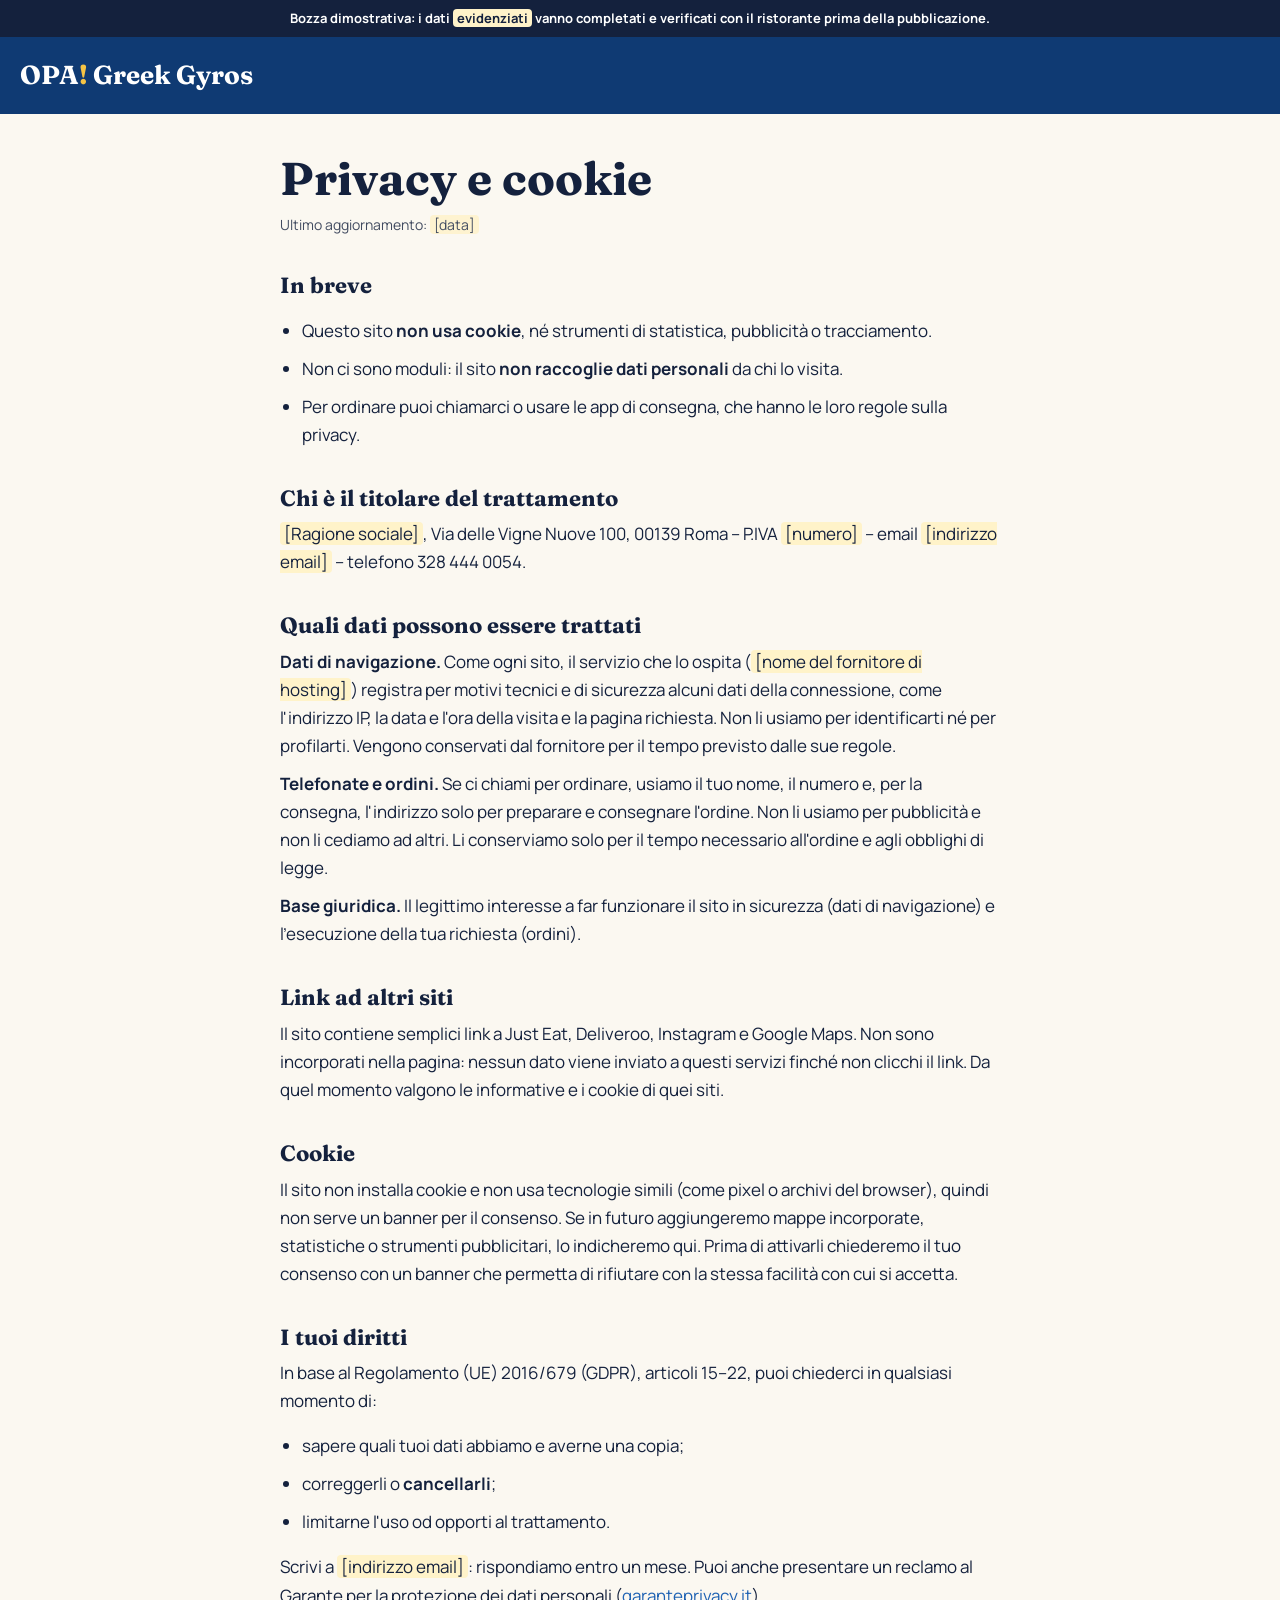
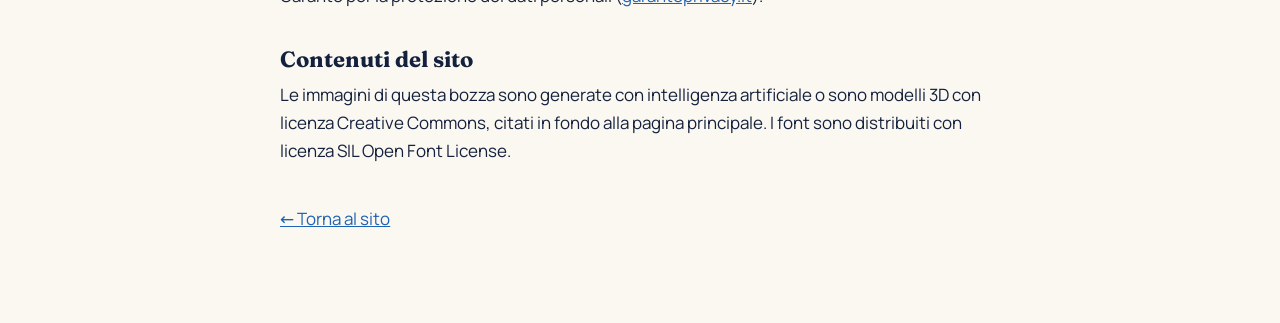
<file: bozze/opa-greek-gyros/privacy.html>
<!DOCTYPE html>
<html lang="it">
<head>
<meta charset="UTF-8">
<meta name="viewport" content="width=device-width, initial-scale=1">
<!-- BOZZA DIMOSTRATIVA: i dati tra parentesi quadre vanno completati con il ristorante -->
<meta name="robots" content="noindex, nofollow">
<meta name="referrer" content="strict-origin-when-cross-origin">
<title>Privacy e cookie – OPA Greek Gyros</title>
<meta name="theme-color" content="#0f3a73">
<style>
@font-face{font-family:'Fraunces';font-style:normal;font-weight:700;font-display:swap;src:url(fonts/fraunces-latin-700-normal.woff2) format('woff2')}
@font-face{font-family:'Manrope';font-style:normal;font-weight:400;font-display:swap;src:url(fonts/manrope-latin-400-normal.woff2) format('woff2')}
@font-face{font-family:'Manrope';font-style:normal;font-weight:700;font-display:swap;src:url(fonts/manrope-latin-700-normal.woff2) format('woff2')}
:root{--blue:#0f3a73;--ink:#14213d;--paper:#fbf8f1}
*{box-sizing:border-box}
body{margin:0;background:var(--paper);color:var(--ink);font:17px/1.65 Manrope,system-ui,sans-serif;-webkit-font-smoothing:antialiased}
a{color:#1f62b3}
:focus-visible{outline:3px solid #f6c445;outline-offset:3px;border-radius:4px}
.draft{background:var(--ink);color:#fff;font-size:13px;text-align:center;padding:8px 16px;font-weight:700}
header{background:var(--blue);color:#fff;padding:22px 20px}
header a{color:#fff;text-decoration:none;font:700 26px Fraunces,Georgia,serif}
header a i{font-style:normal;color:#f6c445}
main{max-width:760px;margin:0 auto;padding:40px 20px 80px}
h1{font:700 clamp(32px,6vw,46px)/1.1 Fraunces,Georgia,serif;margin:0 0 8px}
h2{font:700 22px/1.25 Fraunces,Georgia,serif;margin:36px 0 8px}
p,li{margin:0 0 10px}
ul{padding-left:22px}
.small{font-size:14px;opacity:.8}
.fill{background:#fff3c9;color:#14213d;padding:0 4px;border-radius:4px}
</style>
</head>
<body>
<aside class="draft" aria-label="Avviso">Bozza dimostrativa: i dati <span class="fill">evidenziati</span> vanno completati e verificati con il ristorante prima della pubblicazione.</aside>
<header><a href="index.html" aria-label="OPA Greek Gyros, torna alla home">OPA<i>!</i> Greek Gyros</a></header>
<main>
<h1>Privacy e cookie</h1>
<p class="small">Ultimo aggiornamento: <span class="fill">[data]</span></p>

<h2>In breve</h2>
<ul>
  <li>Questo sito <b>non usa cookie</b>, né strumenti di statistica, pubblicità o tracciamento.</li>
  <li>Non ci sono moduli: il sito <b>non raccoglie dati personali</b> da chi lo visita.</li>
  <li>Per ordinare puoi chiamarci o usare le app di consegna, che hanno le loro regole sulla privacy.</li>
</ul>

<h2>Chi è il titolare del trattamento</h2>
<p><span class="fill">[Ragione sociale]</span>, Via delle Vigne Nuove 100, 00139 Roma – P.IVA <span class="fill">[numero]</span> – email <span class="fill">[indirizzo email]</span> – telefono 328 444 0054.</p>

<h2>Quali dati possono essere trattati</h2>
<p><b>Dati di navigazione.</b> Come ogni sito, il servizio che lo ospita (<span class="fill">[nome del fornitore di hosting]</span>) registra per motivi tecnici e di sicurezza alcuni dati della connessione, come l'indirizzo IP, la data e l'ora della visita e la pagina richiesta. Non li usiamo per identificarti né per profilarti. Vengono conservati dal fornitore per il tempo previsto dalle sue regole.</p>
<p><b>Telefonate e ordini.</b> Se ci chiami per ordinare, usiamo il tuo nome, il numero e, per la consegna, l'indirizzo solo per preparare e consegnare l'ordine. Non li usiamo per pubblicità e non li cediamo ad altri. Li conserviamo solo per il tempo necessario all'ordine e agli obblighi di legge.</p>
<p><b>Base giuridica.</b> Il legittimo interesse a far funzionare il sito in sicurezza (dati di navigazione) e l'esecuzione della tua richiesta (ordini).</p>

<h2>Link ad altri siti</h2>
<p>Il sito contiene semplici link a Just Eat, Deliveroo, Instagram e Google Maps. Non sono incorporati nella pagina: nessun dato viene inviato a questi servizi finché non clicchi il link. Da quel momento valgono le informative e i cookie di quei siti.</p>

<h2>Cookie</h2>
<p>Il sito non installa cookie e non usa tecnologie simili (come pixel o archivi del browser), quindi non serve un banner per il consenso. Se in futuro aggiungeremo mappe incorporate, statistiche o strumenti pubblicitari, lo indicheremo qui. Prima di attivarli chiederemo il tuo consenso con un banner che permetta di rifiutare con la stessa facilità con cui si accetta.</p>

<h2>I tuoi diritti</h2>
<p>In base al Regolamento (UE) 2016/679 (GDPR), articoli 15–22, puoi chiederci in qualsiasi momento di:</p>
<ul>
  <li>sapere quali tuoi dati abbiamo e averne una copia;</li>
  <li>correggerli o <b>cancellarli</b>;</li>
  <li>limitarne l'uso od opporti al trattamento.</li>
</ul>
<p>Scrivi a <span class="fill">[indirizzo email]</span>: rispondiamo entro un mese. Puoi anche presentare un reclamo al Garante per la protezione dei dati personali (<a href="https://www.garanteprivacy.it" target="_blank" rel="noopener noreferrer">garanteprivacy.it</a>).</p>

<h2>Contenuti del sito</h2>
<p>Le immagini di questa bozza sono generate con intelligenza artificiale o sono modelli 3D con licenza Creative Commons, citati in fondo alla pagina principale. I font sono distribuiti con licenza SIL Open Font License.</p>

<p style="margin-top:40px"><a href="index.html">← Torna al sito</a></p>
</main>
</body>
</html>
</file>
